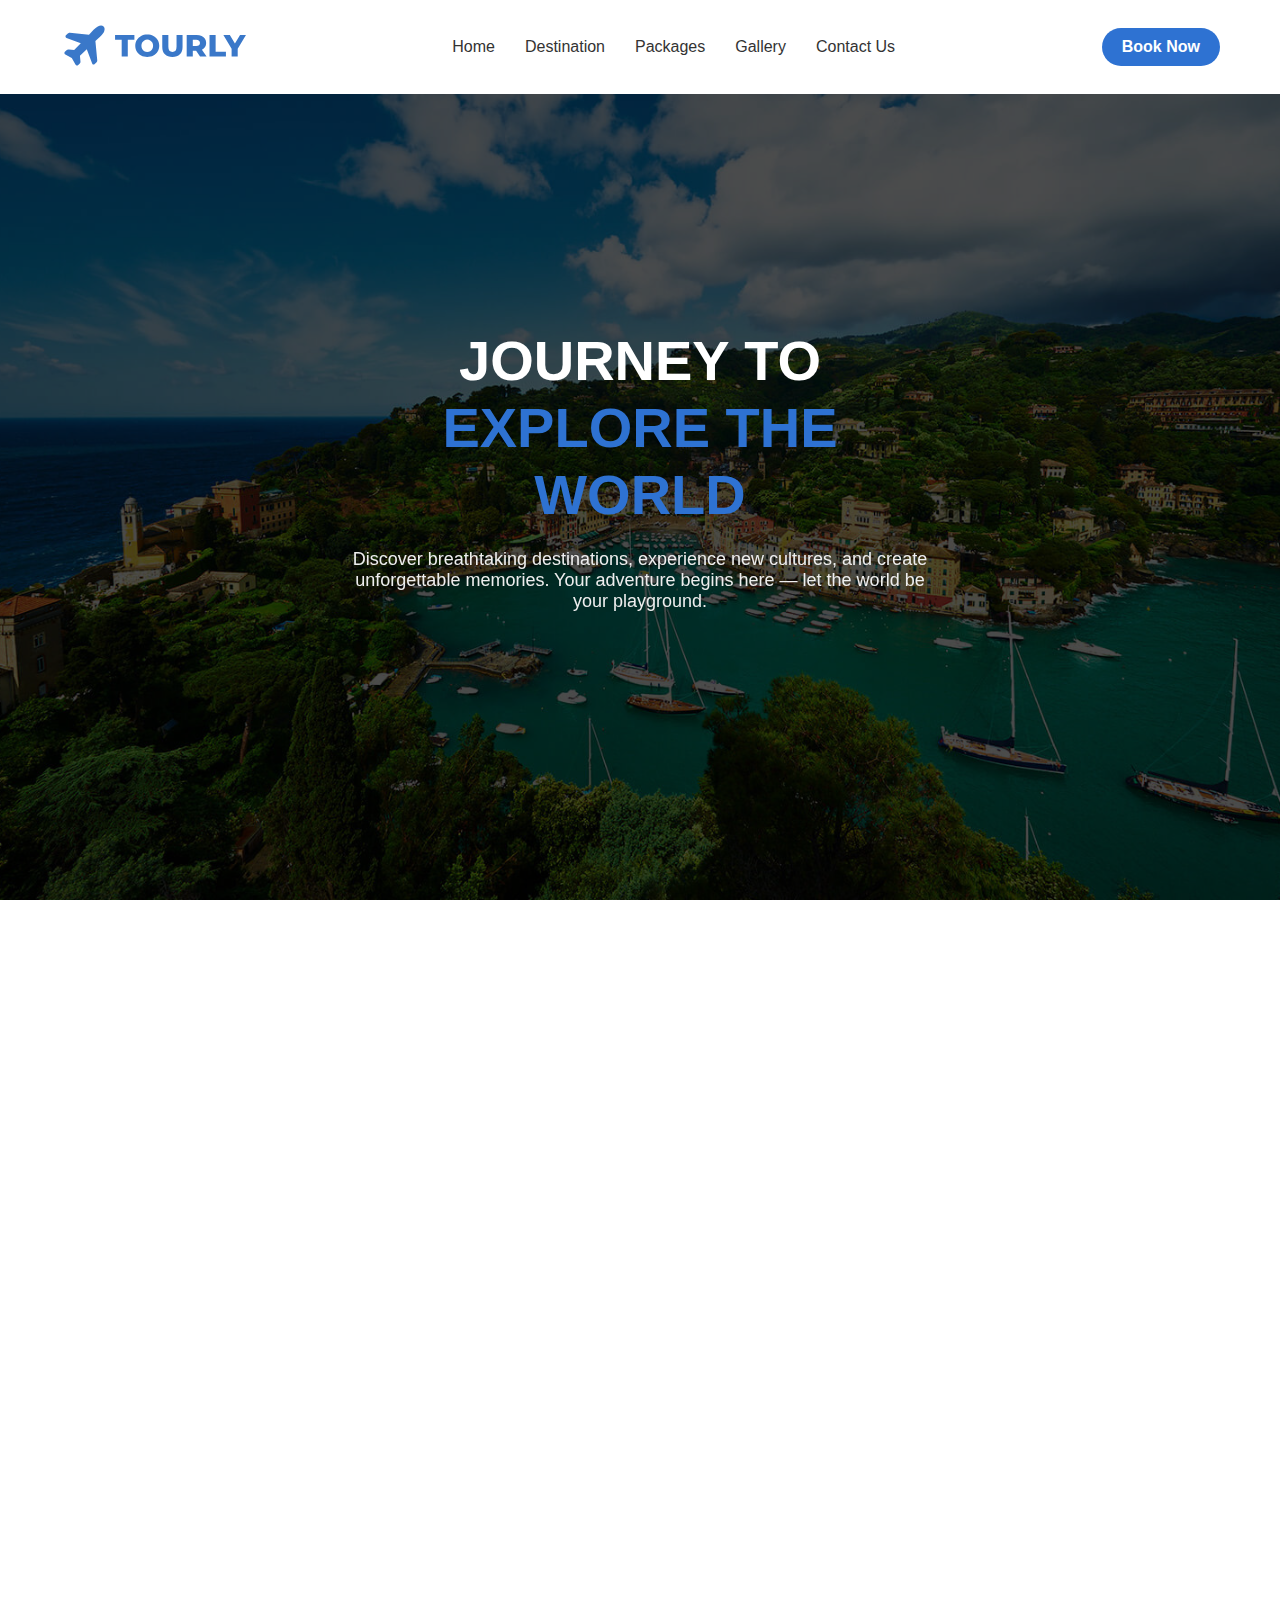
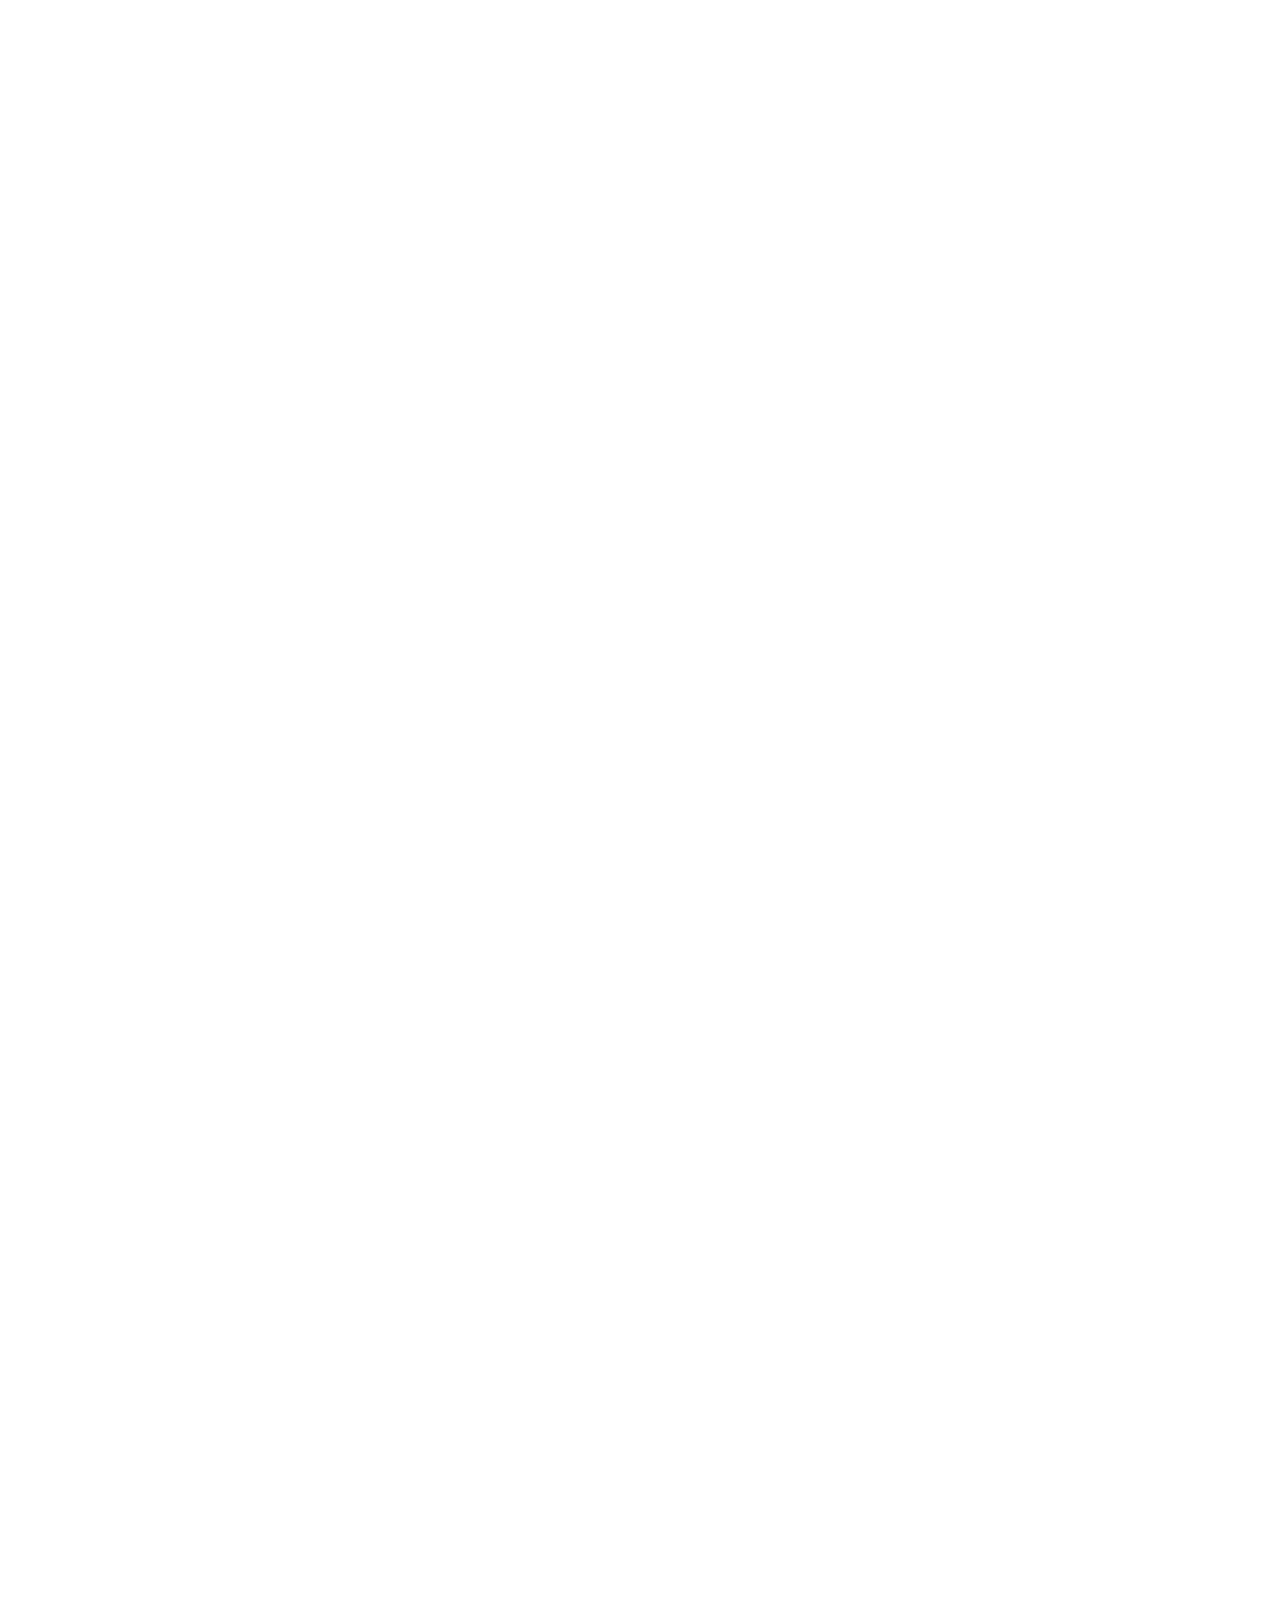
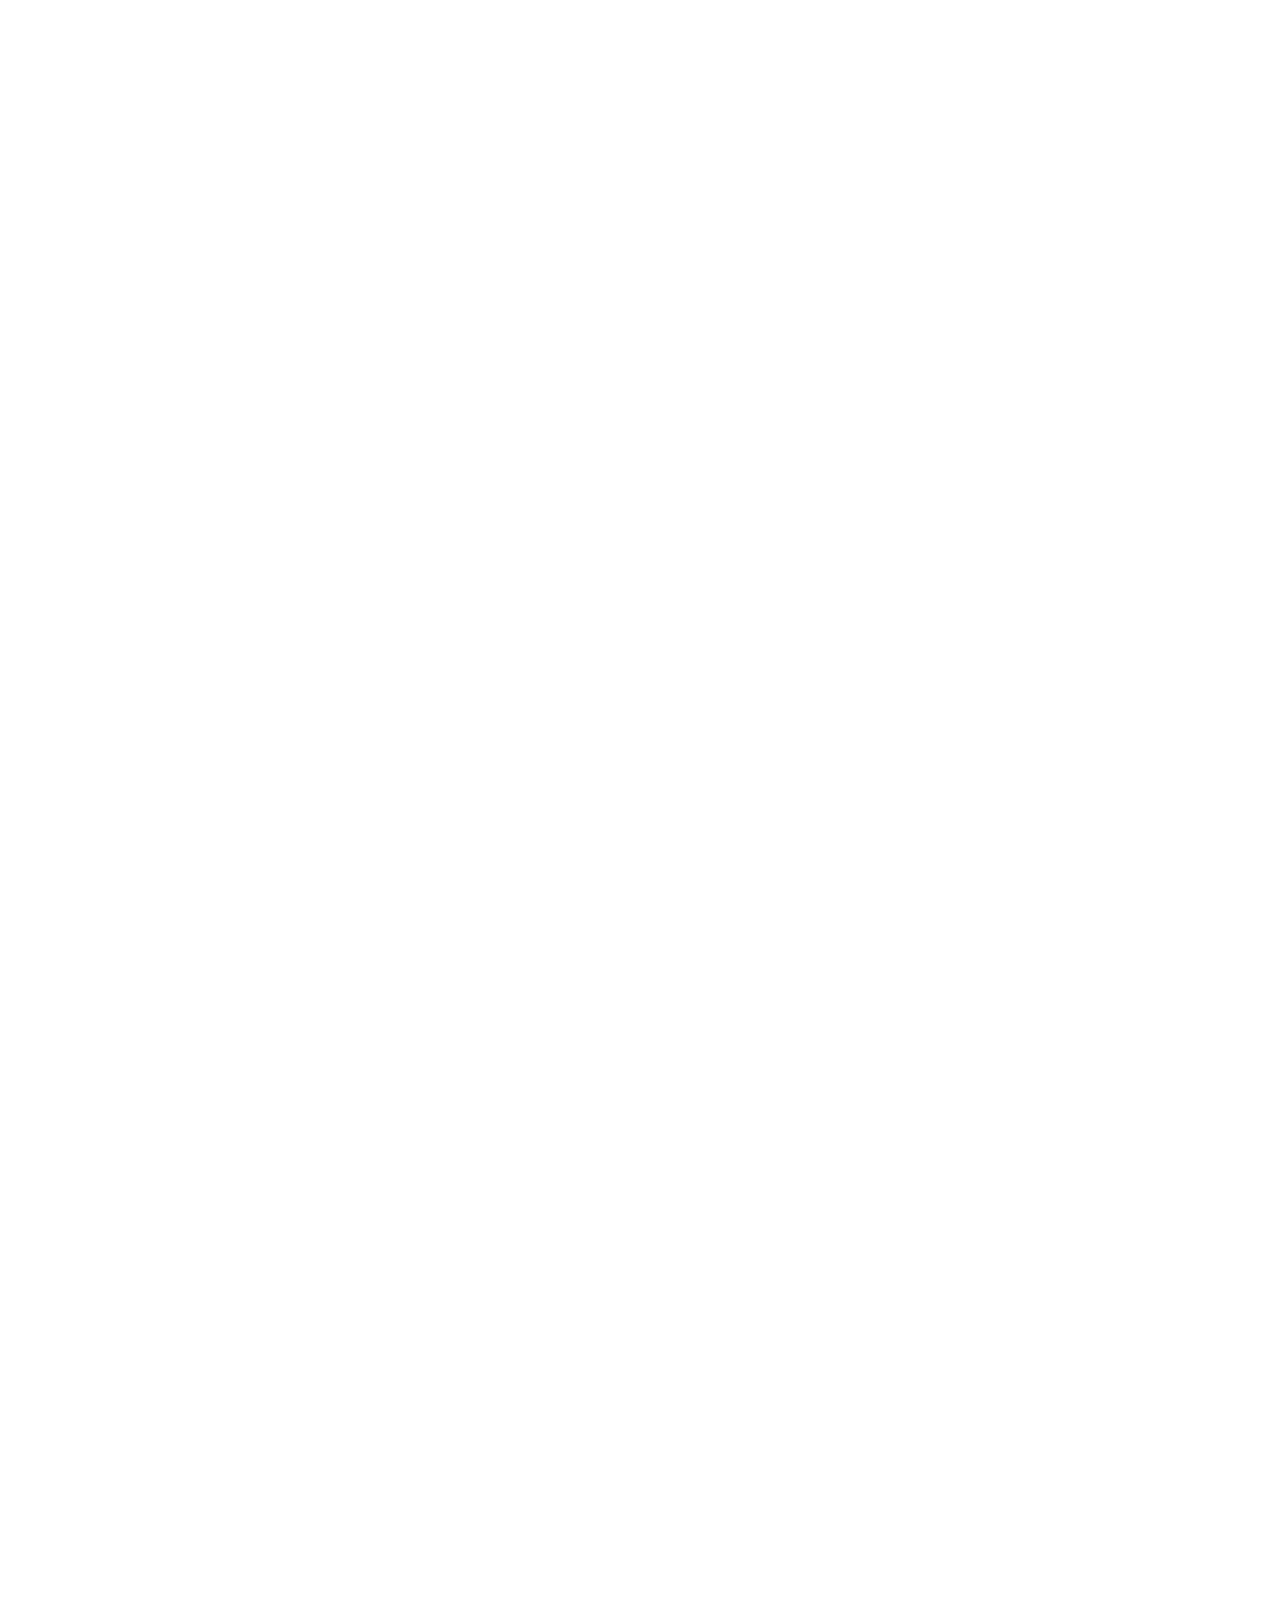
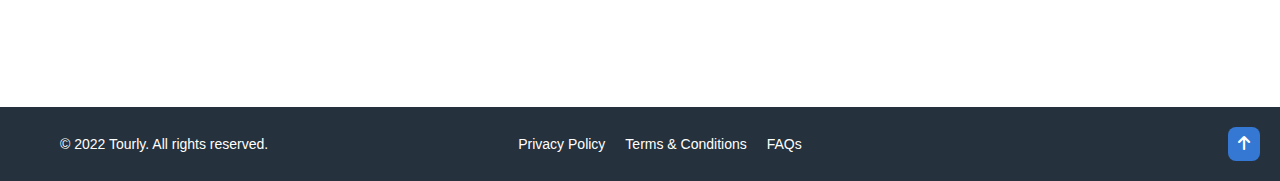
<file: index.html>
<!DOCTYPE html>
<html lang="en">

<head>
  <meta charset="UTF-8">
  <meta name="viewport" content="width=device-width, initial-scale=1.0">
  <title>TOURLY</title>
  <link rel="stylesheet" href="styles.css">
  <link rel="shortcut icon" href="./assets/images/logo-blue.svg" sizes="32x32" type="image/svg+xml">
  <link rel="stylesheet" href="https://cdnjs.cloudflare.com/ajax/libs/font-awesome/6.4.0/css/all.min.css">

  <link rel="stylesheet" href="https://unpkg.com/aos@2.3.4/dist/aos.css" />
  <script src="https://unpkg.com/aos@2.3.4/dist/aos.js"></script>



</head>

<body>

  <!-- header section starts here -->
  <header>
    <nav>
      <div class="logo">
        <img src="./assets/images/logo-blue.svg" alt="logo">
      </div>
      <ul>
        <li><a href="#">Home</a></li>

        <li><a href="#DESTINATION">Destination</a></li>
        <li><a href="#PACKAGES">Packages</a></li>
        <li><a href="#GALLERY">Gallery</a></li>
        <li><a href="#CONTACT">Contact Us</a></li>
      </ul>

      <a href="#DESTINATION" target="_blank" class="btn-nav">Book Now</a>

    </nav>

    <div class="hero-content">
      <h1 data-aos="fade-down">Journey To <br /><span>Explore The World</span></span></h1>
      <p data-aos="fade-up">
            Discover breathtaking destinations, experience new cultures, and create unforgettable memories. Your adventure begins here — let the world be your playground.

      </p>
      <div class="hero-buttons" data-aos="fade-up">
        <a href="././learnmore.html" target="_blank" class="btn btn-blue" data-aos="fade-right">Learn More</a>
        <!-- <a href="./booknow.html" target="_blank" class="btn btn-outline" data-aos="fade-left">Book Now</a> -->
      </div>
    </div>
  </header>

  <!-- header section ends here -->

  <!-- form section starts here-->

  <!-- <section class="search-section">
        <form>
          <div class="form-group">
            <label for="destination">Search Destination*</label>
            <input type="text" id="destination" placeholder="Enter Destination">
          </div>
      
          <div class="form-group">
            <label for="pax">Pax Number*</label>
            <input type="number" id="pax" placeholder="No. of People">
          </div>
      
          <div class="form-group">
            <label for="checkin">Checkin Date**</label>
            <input type="date" id="checkin">
          </div>
      
          <div class="form-group">
            <label for="checkout">Checkout Date*</label>
            <input type="date" id="checkout">
          </div>
      
          <div class="form-group">
            <button class="form-btn" id="form-btn" type="submit">INQUIRE NOW</button>
          </div>

         
        </form>
      </section> -->

  <!-- form section ends -->

  <!-- destination section starts here  -->

  <div class="popular-destinations-container" id="DESTINATION">

    <h2 class="section-title" data-aos="fade-down">POPULAR DESTINATION</h2>
    <p class="section-subtitle" data-aos="fade-up">Discover breathtaking places around the world—perfect for making
      memories, relaxing, and exploring something new..</p>

    <div class="destinations-grid">
      <div class="destination-card" data-aos="fade-right">
        <div class="destination-image-container">
          <img src="./assets/images/popular-1.jpg" alt="San Miguel" class="destination-image">
        </div>
        <div class="destination-info">
          <div class="destination-country">ITALY</div>
          <h3 class="destination-name">SAN MIGUEL</h3>
          <p class="destination-description">Explore the charming streets, ancient architecture, and rich Italian culture in the heart of San Miguel..</p>
          <div class="destination-rating">★★★★★</div>
          <div class="destination-price">$699/PERSON</div>
          <a href="./booknow.html?destination=San%20Miguel" target="_blank"><button class="book-now-button">Book
              Now</button></a>
        </div>
      </div>

      <div class="destination-card" data-aos="fade-down">
        <div class="destination-image-container">
          <img src="./assets/images/popular-2.jpg" alt="Burj Khalifa" class="destination-image">
        </div>
        <div class="destination-info">
          <div class="destination-country">DUBAI</div>
          <h3 class="destination-name">BURJ KHALIFA</h3>
          <p class="destination-description">destination-description">Stand atop the world’s tallest building and witness the breathtaking skyline of futuristic Dubai.</p>
          <div class="destination-rating">★★★★★</div>
          <div class="destination-price">$999/PERSON</div>
          <a href="./booknow.html?destination=Burj%20Khalifa" target="_blank"><button class="book-now-button">Book
              Now</button></a>
        </div>
      </div>

      <div class="destination-card" data-aos="fade-left">
        <div class="destination-image-container">
          <img src="./assets/images/popular-3.jpg" alt="Kyoto Temple" class="destination-image">
        </div>
        <div class="destination-info">
          <div class="destination-country">JAPAN</div>
          <h3 class="destination-name">KYOTO TEMPLE</h3>
          <p class="destination-description">Step into the serenity of Kyoto’s historic temples, where tradition and nature live in perfect harmony.</p>
          <div class="destination-rating">★★★★★</div>
          <div class="destination-price">$799/PERSON</div>
          <a href="./booknow.html?destination=Kyoto%20Temple" target="_blank"><button class="book-now-button">Book
              Now</button></a>
        </div>
      </div>

    </div>



    <a href="./more.html" target="_blank" data-aos="fade-up"><button class="more-destinations-button">MORE
        DESTINATION</button></a>
  </div>

  <!-- destination section ends here -->

  <!-- packages section starts here -->

  <section class="packages">
  <h2 class="title" id="PACKAGES" data-aos="fade-down">CHECKOUT OUR PACKAGES</h2>
  <p class="description" data-aos="fade-up">
    Discover exclusive travel packages tailored for unforgettable experiences — from tropical escapes to cultural adventures.
  </p>

  <div class="package-card" data-aos="fade-left">
    <img src="./assets/images/packege-1.jpg" alt="Beach Paradise">
    <div class="package-info">
      <h3>Relax in the Tropical Bliss of Langkawi</h3>
      <p>Escape to crystal-clear waters, golden beaches, and scenic sunsets on the beautiful island of Langkawi.</p>
      <div class="details">
        <span>📅 7D/6N</span>
        <span>👥 pax: 10</span>
        <span>📍 Malaysia</span>
      </div>
    </div>
    <div class="package-price">
      <span class="reviews">(25 reviews) ★★★★★</span>
      <div class="price">$750<br><small>/ per person</small></div>
      <a href="./booknow.html" target="_blank"><button class="book-now-button">Book Now</button></a>
    </div>
  </div>

  <div class="package-card" data-aos="fade-right">
    <img src="./assets/images/packege-2.jpg" alt="Adventure Trail">
    <div class="package-info">
      <h3>Thrilling Jungle Trek & Wildlife Experience</h3>
      <p>Get closer to nature with guided jungle treks, hidden waterfalls, and exotic wildlife exploration in Malaysia’s lush rainforests.</p>
      <div class="details">
        <span>📅 7D/6N</span>
        <span>👥 pax: 10</span>
        <span>📍 Malaysia</span>
      </div>
    </div>
    <div class="package-price">
      <span class="reviews">(25 reviews) ★★★★★</span>
      <div class="price">$750<br><small>/ per person</small></div>
      <a href="./booknow.html" target="_blank"><button class="book-now-button">Book Now</button></a>
    </div>
  </div>

  <div class="package-card" data-aos="fade-left">
    <img src="./assets/images/packege-3.jpg" alt="Cultural Tour">
    <div class="package-info">
      <h3>Explore Malaysia’s Rich Heritage & Cuisine</h3>
      <p>Wander through historic cities, savor authentic Malaysian dishes, and experience the vibrant local culture up close.</p>
      <div class="details">
        <span>📅 7D/6N</span>
        <span>👥 pax: 10</span>
        <span>📍 Malaysia</span>
      </div>
    </div>
    <div class="package-price">
      <span class="reviews">(25 reviews) ★★★★★</span>
      <div class="price">$750<br><small>/ per person</small></div>
      <a href="./booknow.html" target="_blank"><button class="book-now-button">Book Now</button></a>
    </div>
  </div>
</section>


  <!-- packages section ends here -->

  <!-- image gallery -->

 <section class="photo-gallery" id="GALLERY">
  <div class="section-header">
    <h2 class="title" data-aos="fade-down">PHOTO GALLERY</h2>
    <p class="description" data-aos="fade-up">
      Explore breathtaking moments from around the world — captured by travelers, adventurers, and storytellers on their unforgettable journeys.
    </p>
  </div>

  <div class="gallery-grid">
    <img src="./assets/images/gallery-1.jpg" alt="Traveler enjoying sunset on a tropical beach" class="gallery-item" data-aos="fade-right" data-aos-delay="100">
    <img src="./assets/images/gallery-2.jpg" alt="Scenic mountain hike with backpackers" class="gallery-item" data-aos="fade-down" data-aos-delay="300">
    <img src="./assets/images/gallery-3.jpg" alt="Local market adventure in Asia" class="gallery-item" data-aos="flip-up" data-aos-delay="500">
    <img src="./assets/images/gallery-4.jpg" alt="Couple exploring an ancient city" class="gallery-item" data-aos="fade-up" data-aos-delay="300">
    <img src="./assets/images/gallery-5.jpg" alt="Solo traveler admiring a waterfall" class="gallery-item" data-aos="fade-left" data-aos-delay="100">
  </div>
</section>


  <!-- image gallery ends here -->

 <section class="cta-section" id="CONTACT" data-aos="fade-right">
  <div class="cta-content">
    <div>
      <h5>Let’s Get Started</h5>
      <h2>READY FOR AN UNFORGETTABLE JOURNEY?<br> CHOOSE US TO MAKE IT HAPPEN!</h2>
      <p>From breathtaking destinations to seamless travel experiences, we’re here to turn your dream trip into reality. Let’s plan your next great adventure together.</p>
    </div>
    <a href="#" class="cta-button">Contact Us</a>
  </div>
</section>


 <footer class="footer" data-aos="fade-left">
  <div class="footer-content">
    <div class="footer-column">
      <h3><i class="fas fa-plane"></i> TOUR<b>LY</b></h3>
      <p>Your trusted partner for amazing travel experiences. From curated getaways to custom adventures — discover the world with Tourly.</p>
    </div>

    <div class="footer-column">
      <h4>Contact Us</h4>
      <p>We’d love to hear from you!</p>
      <p><i class="fas fa-phone"></i> +01 (123) 4567 90</p>
      <p><i class="fas fa-envelope"></i> contact@tourly.com</p>
      <p><i class="fas fa-map-marker-alt"></i> 3146 Koontz Street, California, USA</p>
    </div>

    <div class="footer-column">
      <p>Subscribe to our newsletter for travel tips, updates, and exclusive offers!</p>
      <input type="email" placeholder="Enter your email" class="footer-input">
      <button class="footer-button">Subscribe</button>
    </div>
  </div>
</footer>


  <!-- footer bottom -->
  <!-- Footer Bottom Section -->
  <div class="footer-bottom">
  <div class="footer-left">
    <p>© 2022 Tourly. All rights reserved.</p>
  </div>

  <div class="footer-center">
    <div class="footer-links">
      <a href="#">Privacy Policy</a>
      <a href="#">Terms & Conditions</a>
      <a href="#">FAQs</a>
    </div>
  </div>

  <div class="footer-right">
    <a href="#" class="scroll-top-btn">
      <i class="fas fa-arrow-up"></i>
    </a>
  </div>
</div>





  <script src="script.js"></script>
</body>

</html>
</file>
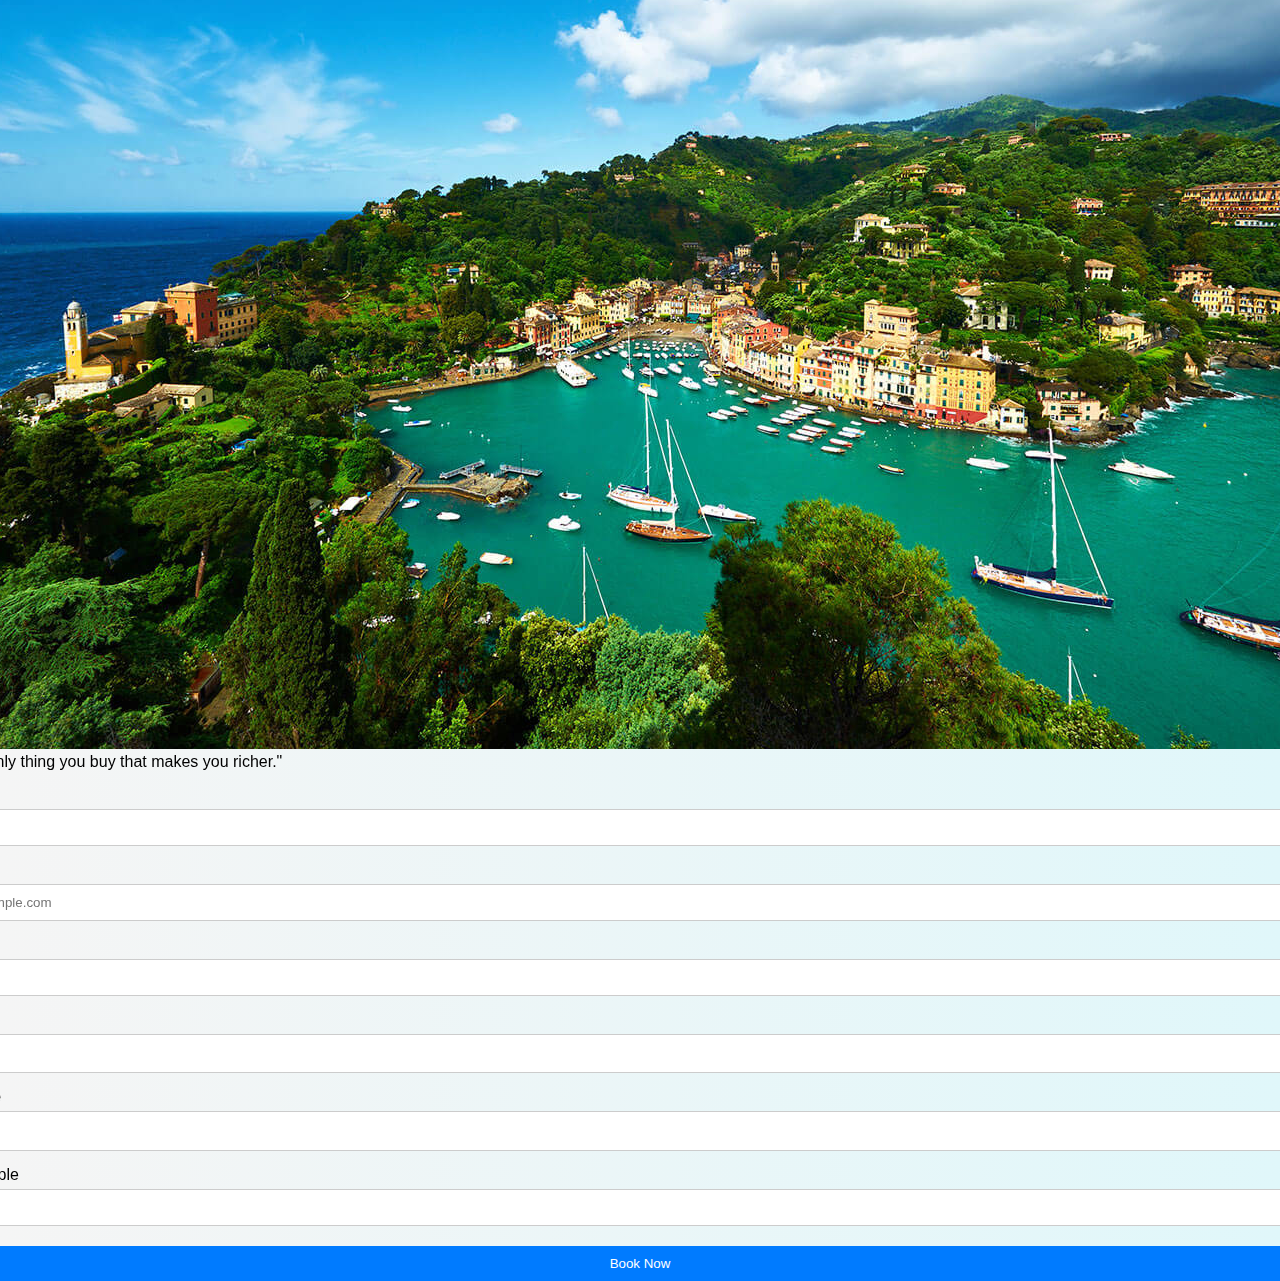
<file: booknow.html>
<!DOCTYPE html>
<html lang="en">
<head>
  <meta charset="UTF-8">
  <meta name="viewport" content="width=device-width, initial-scale=1">
  <title>Book Your Trip</title>
  <link rel="stylesheet" href="booknow.css">
</head>
<body>
  <div class="booking-page">
    
    <div class="booking-header">
      <h1>Plan Your Dream Trip</h1>
      <p>Book your next adventure with us! Fill the form below to get started.</p>
    </div>

    <div class="booking-content">
      <div class="booking-image">
        <img src="./assets/images/hero-banner.jpg" alt="Travel Image">
         <div class="booking-quote">"Travel is the only thing you buy that makes you richer."</div>
      </div>

      <div class="form-container">
        <form class="booking-form" action="http://localhost/tourly/test.php" method="POST">

          <label for="name">Full Name</label>
          <input type="text" id="name" name="name"  placeholder="Your Name....">

          <label for="email">Email</label>
          <input type="email" id="email" name="email"  placeholder="youremail@example.com">

          <label for="destination">Destination</label>
          <input type="text" id="destination" name="destination"  placeholder="e.g. Maldives">

          

          <label for="checkin">Check-in Date</label>
          <input type="date" id="checkin" name="checkin">

          <label for="checkout">Check-out Date</label>
          <input type="date" id="checkout" name="checkout" >

          <label for="people">Number of People</label>
          <input type="number" id="people" name="people"  value="1">

          <button type="submit">Book Now</button>
        </form>
      </div>
    </div>
  </div>

  
  <script src="./booknow.js"></script>
</body>
</html>
</file>
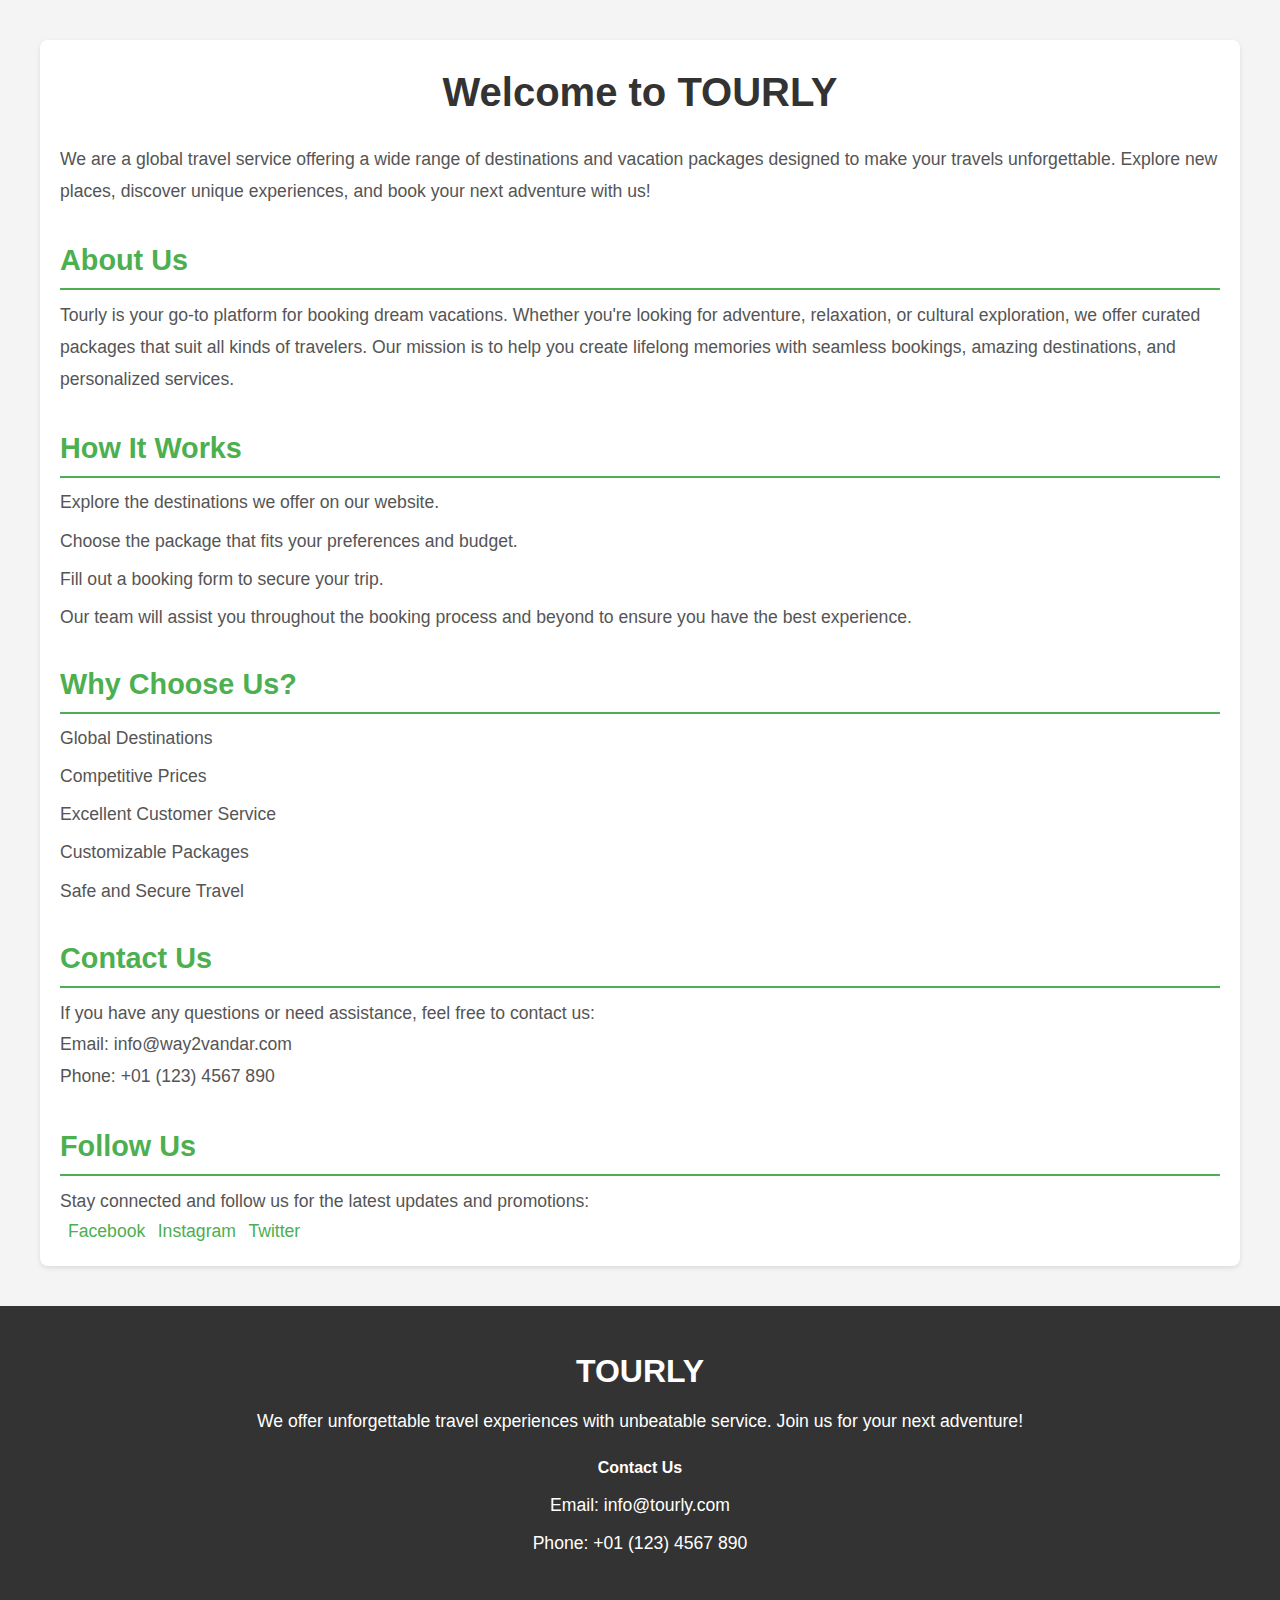
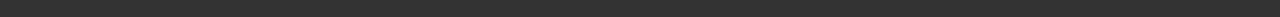
<file: learnmore.html>
<!DOCTYPE html>
<html lang="en">
<head>
    <meta charset="UTF-8">
    <meta name="viewport" content="width=device-width, initial-scale=1.0">
    <title>Learn More | WAY2VANDAR</title>
    <link rel="stylesheet" href="leranmore.css">
    
    
    
</head>
<body>

   

    <!-- Learn More Section -->
    <section class="learn-more-section">
        <h1>Welcome to TOURLY</h1>
        <p>We are a global travel service offering a wide range of destinations and vacation packages designed to make your travels unforgettable. Explore new places, discover unique experiences, and book your next adventure with us!</p>

        <!-- About Us Section -->
        <div class="about-us">
            <h2>About Us</h2>
            <p>Tourly is your go-to platform for booking dream vacations. Whether you're looking for adventure, relaxation, or cultural exploration, we offer curated packages that suit all kinds of travelers. Our mission is to help you create lifelong memories with seamless bookings, amazing destinations, and personalized services.</p>
        </div>

        <!-- How It Works Section -->
        <div class="how-it-works">
            <h2>How It Works</h2>
            <ul>
                <li>Explore the destinations we offer on our website.</li>
                <li>Choose the package that fits your preferences and budget.</li>
                <li>Fill out a booking form to secure your trip.</li>
                <li>Our team will assist you throughout the booking process and beyond to ensure you have the best experience.</li>
            </ul>
        </div>

        <!-- Benefits Section -->
        <div class="benefits">
            <h2>Why Choose Us?</h2>
            <ul>
                <li>Global Destinations</li>
                <li>Competitive Prices</li>
                <li>Excellent Customer Service</li>
                <li>Customizable Packages</li>
                <li>Safe and Secure Travel</li>
            </ul>
        </div>

        <!-- Contact Us Section -->
        <div class="contact-us">
            <h2>Contact Us</h2>
            <p>If you have any questions or need assistance, feel free to contact us:</p>
            <p>Email: info@way2vandar.com</p>
            <p>Phone: +01 (123) 4567 890</p>
        </div>

        <!-- Social Media Section -->
        <div class="social-media">
            <h2>Follow Us</h2>
            <p>Stay connected and follow us for the latest updates and promotions:</p>
            <a href="https://facebook.com" target="_blank"><i class="fab fa-facebook"></i> Facebook</a>
            <a href="https://instagram.com" target="_blank"><i class="fab fa-instagram"></i> Instagram</a>
            <a href="https://twitter.com" target="_blank"><i class="fab fa-twitter"></i> Twitter</a>
        </div>
    </section>

    <!-- Footer Section -->
    <footer class="footer">
        <div class="footer-content">
            <div class="footer-column">
                <h3><i class="fas fa-plane"></i> TOUR<b>LY</b></h3>
                <p>We offer unforgettable travel experiences with unbeatable service. Join us for your next adventure!</p>
            </div>
            <div class="footer-column">
                <h4>Contact Us</h4>
                <p>Email: info@tourly.com</p>
                <p>Phone: +01 (123) 4567 890</p>
            </div>
        </div>
    </footer>

</body>
</html>
</file>
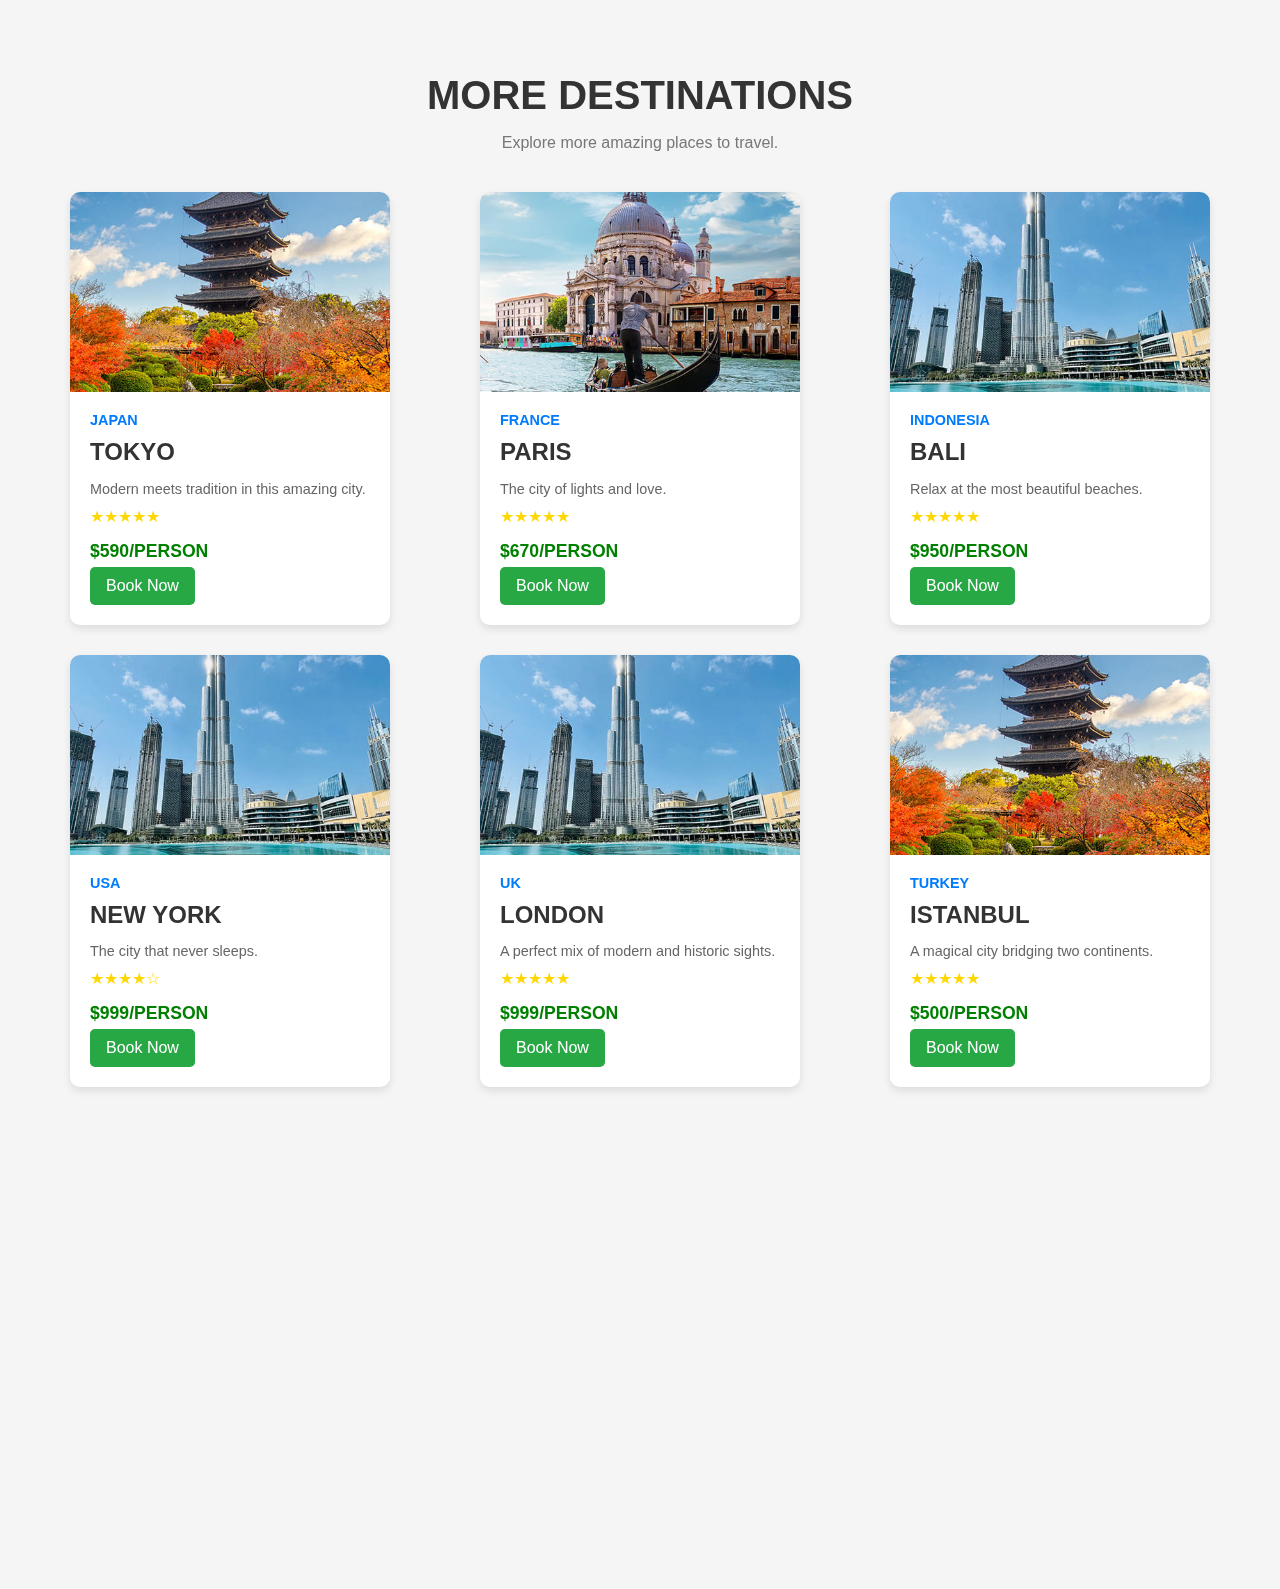
<file: more.html>
<!DOCTYPE html>
<html lang="en">
<head>
  <meta charset="UTF-8">
  <title>More Destinations</title>
  <link rel="stylesheet" href="more.css"> 
  <link rel="stylesheet" href="https://unpkg.com/aos@2.3.4/dist/aos.css" />
  <script src="https://unpkg.com/aos@2.3.4/dist/aos.js"></script>
</head>
<body>

  <div class="popular-destinations-container">
    <h2 class="section-title" data-aos="fade-down">MORE DESTINATIONS</h2>
    <p class="section-subtitle" data-aos="fade-up">Explore more amazing places to travel.</p>

    <div class="destinations-grid">

      <!-- Destination 1 -->
      <div class="destination-card" data-aos="fade-right">
        <div class="destination-image-container">
          <img src="./assets/images/popular-3.jpg" alt="Tokyo" class="destination-image">
        </div>
        <div class="destination-info">
          <div class="destination-country">JAPAN</div>
          <h3 class="destination-name">TOKYO</h3>
          <p class="destination-description">Modern meets tradition in this amazing city.</p>
          <div class="destination-rating">★★★★★</div>
          <div class="destination-price">$590/PERSON</div>
          <a href="./booknow.html?destination=Tokyo"><button class="book-now-button">Book Now</button></a>
        </div>
      </div>

      <!-- Destination 2 -->
      <div class="destination-card" data-aos="fade-up">
        <div class="destination-image-container">
          <img src="./assets/images/popular-1.jpg" alt="Paris" class="destination-image">
        </div>
        <div class="destination-info">
          <div class="destination-country">FRANCE</div>
          <h3 class="destination-name">PARIS</h3>
          <p class="destination-description">The city of lights and love.</p>
          <div class="destination-rating">★★★★★</div>
          <div class="destination-price">$670/PERSON</div>
          <a href="./booknow.html?destination=Paris"><button class="book-now-button">Book Now</button></a>
        </div>
      </div>

      <!-- Destination 3 -->
      <div class="destination-card" data-aos="fade-down">
        <div class="destination-image-container">
          <img src="./assets/images/popular-2.jpg" alt="Bali" class="destination-image">
        </div>
        <div class="destination-info">
          <div class="destination-country">INDONESIA</div>
          <h3 class="destination-name">BALI</h3>
          <p class="destination-description">Relax at the most beautiful beaches.</p>
          <div class="destination-rating">★★★★★</div>
          <div class="destination-price">$950/PERSON</div>
          <a href="./booknow.html?destination=Bali"><button class="book-now-button">Book Now</button></a>
        </div>
      </div>

      <!-- Destination 4 -->
      <div class="destination-card" data-aos="fade-left">
        <div class="destination-image-container">
          <img src="./assets/images/popular-2.jpg" alt="New York" class="destination-image">
        </div>
        <div class="destination-info">
          <div class="destination-country">USA</div>
          <h3 class="destination-name">NEW YORK</h3>
          <p class="destination-description">The city that never sleeps.</p>
          <div class="destination-rating">★★★★☆</div>
          <div class="destination-price">$999/PERSON</div>
          <a href="./booknow.html?destination=New%20York"><button class="book-now-button">Book Now</button></a>
        </div>
      </div>

      <!-- Destination 5 -->
      <div class="destination-card" data-aos="fade-up">
        <div class="destination-image-container">
          <img src="./assets/images/popular-2.jpg" alt="London" class="destination-image">
        </div>
        <div class="destination-info">
          <div class="destination-country">UK</div>
          <h3 class="destination-name">LONDON</h3>
          <p class="destination-description">A perfect mix of modern and historic sights.</p>
          <div class="destination-rating">★★★★★</div>
          <div class="destination-price">$999/PERSON</div>
          <a href="./booknow.html?destination=London"><button class="book-now-button">Book Now</button></a>
        </div>
      </div>

      <!-- Destination 6 -->
      <div class="destination-card" data-aos="fade-up">
        <div class="destination-image-container">
          <img src="./assets/images/popular-3.jpg" alt="Istanbul" class="destination-image">
        </div>
        <div class="destination-info">
          <div class="destination-country">TURKEY</div>
          <h3 class="destination-name">ISTANBUL</h3>
          <p class="destination-description">A magical city bridging two continents.</p>
          <div class="destination-rating">★★★★★</div>
          <div class="destination-price">$500/PERSON</div>
          <a href="./booknow.html?destination=Istanbul"><button class="book-now-button">Book Now</button></a>
        </div>
      </div>

      <!-- Destination 7 -->
      <div class="destination-card" data-aos="fade-down">
        <div class="destination-image-container">
          <img src="./assets/images/popular-2.jpg" alt="Maldives" class="destination-image">
        </div>
        <div class="destination-info">
          <div class="destination-country">MALDIVES</div>
          <h3 class="destination-name">MALDIVES</h3>
          <p class="destination-description">Luxury and serenity on ocean waves.</p>
          <div class="destination-rating">★★★★★</div>
          <div class="destination-price">$799/PERSON</div>
          <a href="./booknow.html?destination=Maldives"><button class="book-now-button">Book Now</button></a>
        </div>
      </div>

      <!-- Destination 8 -->
      <div class="destination-card" data-aos="fade-left">
        <div class="destination-image-container" >
          <img src="./assets/images/popular-1.jpg" alt="Sydney" class="destination-image">
        </div>
        <div class="destination-info">
          <div class="destination-country">AUSTRALIA</div>
          <h3 class="destination-name">SYDNEY</h3>
          <p class="destination-description">Visit the iconic Opera House and beaches.</p>
          <div class="destination-rating">★★★★☆</div>
          <div class="destination-price">$860/PERSON</div>
          <a href="./booknow.html?destination=Sydney"><button class="book-now-button">Book Now</button></a>
        </div>
      </div>

    </div>
  </div>

  <script>
    AOS.init({
      duration: 1400,
      once: false,
      mirror: true
    });
  </script>
  <script src="./booknow.js"></script>

</body>
</html>
</file>
<file: styles.css>
* {
    margin: 0;
    padding: 0;
    box-sizing: border-box;
    font-family: 'Segoe UI', sans-serif;
  }
  
  /* Default (Light mode) styles */
body {
  background-color: #ffffff;
  
  color: #000000;
  overflow: hidden;
}


  

  html {
    scroll-behavior: smooth;
    overflow-x: hidden;
  }
  /* Header Section */
  header {
    position: relative;
    height: 100vh; 
    overflow: hidden;
  }
  
  header::before {
    content: "";
    position: absolute;
    inset: 0;
    background: url('./assets/images/hero-banner.jpg') no-repeat center center/cover;
    filter:  brightness(0.3); 
    z-index: -1;
  }
  
  /* Navigation Bar */
  nav {
    display: flex;
    justify-content: space-between;
    align-items: center;
    padding: 20px 60px;
    background-color: white;
    position: relative;
    z-index: 6;
    position: fixed;
    width: 100%;
    top: 0;
  }
  
  .logo img {
    height: 50px;
  }
  
  nav ul {
    list-style: none;
    display: flex;
    gap: 30px;
  }
  
  nav ul li a {
    text-decoration: none;
    color: #333;
    font-weight: 500;
    transition: color 0.3s ease;
  }
  
  nav ul li a:hover {
    color: #2e72d2;
  }
  
  .btn-nav {
    background-color: #2e72d2;
    color: white;
    padding: 10px 20px;
    border-radius: 30px;
    text-decoration: none;
    font-weight: bold;
    transition: background-color 0.3s ease;
  }
  
  .btn-nav:hover {
    background-color: #1955aa;
  }
  
  /* Hero Content */
  .hero-content {
    position: absolute;
    top: 55%;
    left: 50%;
    transform: translate(-50%, -50%);
    max-width: 900px;
    padding: 20px;
    color: white;
    text-align: center;
    z-index: 1;
  }
  
  .hero-content h1 {
    font-size: 56px;
    font-weight: 900;
    text-transform: uppercase;
    line-height: 1.2;
  }
  
  .hero-content span {
    display: block;
    color: #2e72d2;
  }
  
  .hero-content p {
    margin-top: 20px;
    font-size: 18px;
    color: #eee;
  }
  
  /* Buttons */
  .btn {
    text-decoration: none;
    padding: 12px 28px;
    border-radius: 30px;
    font-weight: 600;
    display: inline-block;
    transition: all 0.3s ease;
    margin-top: 10px;
  }
  
  .btn-blue {
    background-color: #2e72d2;
    color: white;
  }
  
  .btn-blue:hover {
    background-color: #1955aa;
  }
  
  .btn-outline {
    border: 2px solid white;
    color: white;
  }
  
  .btn-outline:hover {
    background-color: white;
    color: #2e72d2;
  }


  /* form section */

  /* Search Section Styling */
/* .search-section {
    background-color: #2e72d2;
    padding: 40px 20px;
    display: flex;
    justify-content: center;
  }
  
  .search-section form {
    display: flex;
    flex-wrap: wrap;
    justify-content: center;
    align-items: flex-end;
    gap: 20px;
    max-width: 1200px;
    width: 100%;
  }
  
  .form-group {
    display: flex;
    flex-direction: column;
    min-width: 220px;
  }
  
  label {
    color: white;
    font-weight: 500;
    margin-bottom: 8px;
    font-size: 15px;
  }
  
  input {
    padding: 12px 20px;
    border-radius: 30px;
    border: none;
    font-size: 16px;
    outline: none;
    transition: box-shadow 0.3s ease;
  }
  
  input:focus {
    box-shadow: 0 0 0 3px rgba(255, 255, 255, 0.3);
  }
  
  button {
    padding: 12px 28px;
    border-radius: 30px;
    border: 2px solid white;
    background-color: transparent;
    color: white;
    font-weight: bold;
    cursor: pointer;
    transition: all 0.3s ease;
  }
  
  .form-btn:hover {
    background-color: white;
    color: #2e72d2;
  } */
  
/* popular destinations */
.popular-destinations-container {
    /* background-color: #fff; */
    padding: 60px 40px;
    border-radius: 10px;
    /* box-shadow: 0 4px 20px rgba(0, 0, 0, 0.08); */
    text-align: center;
    max-width: 1200px;
    margin: auto;
  }
  
  .section-title {
    color: #222;
    font-size: 2.5em;
    margin-bottom: 10px;
    font-weight: 700;
  }
  
  .section-subtitle {
    color: #555;
    font-size: 1em;
    margin-bottom: 40px;
    max-width: 700px;
    margin-left: auto;
    margin-right: auto;
  }
  
  .destinations-grid {
    display: grid;
    grid-template-columns: repeat(auto-fit, minmax(280px, 1fr));
    gap: 25px;
    margin-bottom: 40px;
  }
  
  .destination-card {
    background-color: #e9f7f5;
    border-radius: 12px;
    overflow: hidden;
    box-shadow: 0 2px 10px rgba(0, 0, 0, 0.05);
    transition: transform 0.3s ease;
  }
  
  .destination-card:hover {
    transform: translateY(-5px);
  }
  
  .destination-image-container {
    overflow: hidden;
    border-bottom: 1px solid #ddd;
  }
  
  .destination-image {
    width: 100%;
    aspect-ratio: 16 / 9;
    object-fit: cover;
    transition: transform 0.4s ease;
  }
  
  .destination-card:hover .destination-image {
    transform: scale(1.05);
  }
  
  .destination-info {
    padding: 20px;
    text-align: left;
  }
  
  .destination-country {
    color: #888;
    font-size: 0.85em;
    text-transform: uppercase;
    margin-bottom: 5px;
  }
  
  .destination-name {
    color: #222;
    font-size: 1.3em;
    font-weight: 600;
    margin-bottom: 10px;
  }
  
  .destination-description {
    color: #555;
    font-size: 0.95em;
    line-height: 1.5;
    margin-bottom: 15px;
  }
  
  .destination-rating {
    color: #ffc107;
    font-size: 1.1em;
    margin-bottom: 15px;
  }
  
  /* Book Now Button */
  .book-now-button {
    background-color: #28a745;
    color: white;
    border: none;
    padding: 10px 18px;
    border-radius: 6px;
    font-size: 0.95em;
    cursor: pointer;
    transition: background-color 0.3s ease;
  }
  
  .book-now-button:hover {
    background-color: #218838;
  }
  
  /* More Destinations Button */
  .more-destinations-button {
    background-color: #2e72d2;
    color: white;
    padding: 15px 25px;
    border-radius: 30px;
    text-decoration: none;
    font-weight: bold;
    transition: background-color 0.3s ease;

  }
  
  .more-destinations-button:hover {
    background-color: #1955aa;
    cursor: pointer;
  }


  /* packages */

  .packages{
    max-width: 1200px;
    margin: auto;
    text-align: center;
  }

  .title {
    font-size: 36px;
    font-weight: 800;
    margin-bottom: 10px;
  }

  .description {
    color: #555;
    margin-bottom: 40px;
    max-width: 600px;
    margin-left: auto;
    margin-right: auto;
  }
  

  .package-card {
    display: flex;
    background: #fff;
    border-radius: 12px;
    overflow: hidden;
    box-shadow: 0 8px 20px rgba(0, 0, 0, 0.1);
    margin-bottom: 30px;
    align-items: center;
    justify-content: space-between;
    gap: 20px;
    padding: 20px;
  }

  .package-card img {
    width: 480px;
    height: auto;
    border-radius: 10px;
    object-fit: cover;
  }

  .package-info {
    flex: 1;
    text-align: left;
    
  }

  .details {
    margin-top: 15px;
    font-size: 14px;
    color: #555;
    
  }

  .details span {
    background: #f0f0f0;
    padding: 6px 12px;
    border-radius: 30px;
    margin-right: 8px;
    display: inline-block;
  }

  .package-price {
    background: #4a7fcf;
    color: white;
    padding: 30px 20px;
    border-radius: 10px;
    min-width: 180px;
    width: 300px;
    height: 400px;
    text-align: center;
  
    display: flex;
    justify-content: center;
    align-items: center;
    flex-direction: column;

  }

  .package-price .reviews {
    display: block;
    margin-bottom: 10px;
    font-size: 14px;
  }
  
  .package-price .price {
    font-size: 35px;
    font-weight: bold;
    margin-bottom: 10px;
  }
  
  .package-price small {
    font-size: 13px;
  }
  
  .destination-price {
  font-size: 1.1rem;
  color: green;
  font-weight: bold;
  margin: 5px 0;
}



  .book-btn {
    background: white;
    color: #4a7fcf;
    border: 2px solid white;
    padding: 10px 18px;
    border-radius: 25px;
    cursor: pointer;
    font-weight: bold;
    transition: 0.3s ease;
  }
  
  .book-btn:hover {
    background-color: #ffffffcc;
  }

  .package-card a button{
    background: white;
    color: #4a7fcf;
    border: 2px solid white;
    padding: 10px 18px;
    border-radius: 25px;
    cursor: pointer;
    font-weight: bold;
    transition: 0.3s ease;
  }

  .package-card a button:hover{
    background-color: #ffffffcc
  }

  /* photog gallery */

  .photo-gallery {
    padding: 60px 20px;
    max-width: 1200px;
    margin: 0 auto;
    text-align: center;
  }

  .section-header .title {
    font-size: 40px;
    font-weight: 800;
    margin-bottom: 10px;
    color: #222;
  }

  .section-header .description {
    color: #555;
    max-width: 700px;
    margin: 0 auto 40px;
    line-height: 1.6;
  }

  .gallery-grid {
    display: grid;
    grid-template-columns: repeat(auto-fit, minmax(280px, 1fr));
    gap: 20px;
  }

  .gallery-item {
    width: 100%;
    border-radius: 20px;
    object-fit: cover;
    height: 100%;
    display: block;
    box-shadow: 0 5px 15px rgba(0, 0, 0, 0.1);
  }

  .gallery-item:nth-child(3) { grid-area: 1 / 2 / 3 / 3; }

  /* footer section */

  .cta-section {
    background-color: #3478d4;
    padding: 100px 40px;
    color: white;
  }

  .cta-content {
    max-width: 1200px;
    margin: auto;
    display: flex;
    justify-content: space-between;
    align-items: center;
    flex-wrap: wrap;
  }

  .cta-content h5 {
    text-transform: uppercase;
    font-weight: 500;
    margin-bottom: 10px;
    font-size: 20px;
  }

  .cta-content h2 {
    font-size: 45px;
    font-weight: 700;
    margin-bottom: 15px;
  }
  
  .cta-content p {
    max-width: 600px;
    line-height: 1.6;
    font-size: 20px;
  }

  .cta-button {
    padding: 15px 30px;
    border: 2px solid white;
    color: white;
    background: transparent;
    border-radius: 30px;
    text-decoration: none;
    font-weight: bold;
    transition: 0.3s;
  }
  
  .cta-button:hover {
    background-color: white;
    color: #3478d4;
  }


  /* Footer */

  .footer {
    background-color: #1f2b38;
    color: white;
    padding: 60px 20px;
  }
  
  .footer-content {
    max-width: 1200px;
    margin: auto;
    display: flex;
    flex-wrap: wrap;
    gap: 40px;
    justify-content: space-between;
  }
  
  .footer-column {
    flex: 1;
    min-width: 250px;
  }
  
  .footer-column h3 {
    font-size: 24px;
    margin-bottom: 15px;
  }
  
  .footer-column h4 {
    font-size: 18px;
    margin-bottom: 10px;
    border-bottom: 2px solid #3478d4;
    display: inline-block;
  }
  
  .footer-column p {
    line-height: 1.6;
    margin-bottom: 10px;
  }
  
  .footer-input {
    width: 100%;
    padding: 12px;
    border: none;
    border-radius: 25px;
    margin-bottom: 10px;
  }
  
  .footer-button {
    width: 100%;
    padding: 12px;
    border: 2px solid white;
    background: transparent;
    color: white;
    border-radius: 25px;
    font-weight: bold;
    cursor: pointer;
    transition: 0.3s;
  }
  
  .footer-button:hover {
    background: white;
    color: #1f2b38;
  }

  /* footer bottom */

  .footer-bottom {
    background-color: #25313d;
   
    color: white;
    padding: 20px;
    display: flex;
    justify-content: space-between;
    align-items: center;
    flex-wrap: wrap;
    font-size: 14px;
  }
  
  .footer-left, .footer-center, .footer-right {
    flex: 1;
    display: flex;
    align-items: center;
  }
  
  .footer-left {
    justify-content: flex-start;
    margin-left: 40px;
  }
  
  .footer-center {
    justify-content: center;
  }
  
  .footer-right {
    justify-content: flex-end;
  }
  
  .footer-bottom p {
    margin: 0;
  }
  
  .footer-links {
    display: flex;
    gap: 20px;
  }
  
  .footer-links a {
    color: white;
    text-decoration: none;
    font-weight: 500;
    transition: color 0.3s;
  }
  
  .footer-links a:hover {
    color: #3478d4;
  }
  
  .scroll-top-btn {
    background-color: #3478d4;
    color: white;
    padding: 8px 10px;
    border-radius: 8px;
    text-decoration: none;
    font-size: 16px;
    transition: background 0.3s;
  }
  
  .scroll-top-btn:hover {
    background-color: #245da0;
  }

  /* Responsive for tablets */
@media (max-width: 900px) {
  .footer-content, .cta-content, .packages, .popular-destinations-container {
    flex-direction: column;
    gap: 20px;
    align-items: stretch;
  }
  .package-card {
    flex-direction: column;
    align-items: stretch;
  }
  .package-card img {
    width: 100%;
    max-width: 100%;
    height: auto;
  }
  .package-price {
    width: 100%;
    height: auto;
    min-width: unset;
  }
}

/* Responsive for mobile */
@media (max-width: 600px) {
  nav {
    flex-direction: column;
    padding: 10px 10px;
  }
  .hero-content h1 {
    font-size: 2em;
  }
  .section-title {
    font-size: 1.5em;
  }
  .footer-content, .cta-content {
    flex-direction: column;
    gap: 20px;
    align-items: stretch;
  }
  .footer-bottom {
    flex-direction: column;
    gap: 10px;
    font-size: 12px;
  }
  .footer-left, .footer-center, .footer-right {
    margin: 0;
    justify-content: center;
  }
  .popular-destinations-container, .photo-gallery, .packages {
    padding: 20px 5px;
  }
}
</file>
<file: booknow.css>
body {
    font-family: Arial, sans-serif;
    background: linear-gradient(to right, #f5f5f5, #e0f7fa);
    display: flex;
    justify-content: center;
    align-items: center;
    height: 100vh;
  }
  
  .booking-container {
    background: white;
    padding: 30px;
    border-radius: 10px;
    box-shadow: 0 5px 15px rgba(0,0,0,0.1);
    width: 350px;
  }
  
  .booking-container h1 {
    margin-bottom: 20px;
    text-align: center;
  }
  
  label {
    display: block;
    margin-top: 15px;
  }
  
  input, select, button {
    width: 100%;
    padding: 10px;
    margin-top: 5px;
    border: 1px solid #ccc;
    border-radius: 5px;
  }
  
  button {
    background-color: #007bff;
    color: white;
    margin-top: 20px;
    border: none;
    cursor: pointer;
    transition: 0.3s;
  }
  
  button:hover {
    background-color: #0056b3;
  }
</file>
<file: leranmore.css>
/* General Styles */
* {
    margin: 0;
    padding: 0;
    box-sizing: border-box;
}

body {
    font-family: Arial, sans-serif;
    line-height: 1.6;
    background-color: #f4f4f4;
    color: #333;
    margin-top: 40px;
}

a {
    text-decoration: none;
    color: inherit;
}

/* Header Styles */
header {
    background-color: #4CAF50;
    padding: 10px 0;
    text-align: center;
}

header nav a {
    color: #fff;
    padding: 0 15px;
    font-size: 16px;
}

header nav a:hover {
    background-color: #333;
    padding: 0 15px;
}

/* Learn More Section */
.learn-more-section {
    max-width: 1200px;
    margin: 40px auto;
    padding: 20px;
    background-color: #fff;
    box-shadow: 0 2px 5px rgba(0, 0, 0, 0.1);
    border-radius: 8px;
}

.learn-more-section h1 {
    text-align: center;
    font-size: 2.5rem;
    margin-bottom: 20px;
    color: #333;
}

.learn-more-section p {
    font-size: 1.1rem;
    line-height: 1.8;
    color: #555;
}

/* Section Styling */
h2 {
    font-size: 1.8rem;
    margin-bottom: 10px;
    color: #4CAF50;
    border-bottom: 2px solid #4CAF50;
    padding-bottom: 5px;
    margin-top: 30px;
}

ul {
    list-style: none;
    margin: 10px 0;
}

ul li {
    margin: 10px 0;
    font-size: 1.1rem;
    color: #555;
}

/* Contact & Social Media */
.contact-us p, .social-media p {
    font-size: 1.1rem;
    color: #555;
}

.contact-us a, .social-media a {
    color: #4CAF50;
    font-size: 1.1rem;
    text-decoration: none;
}

.contact-us a:hover, .social-media a:hover {
    color: #333;
    text-decoration: underline;
}

.social-media i {
    margin-right: 8px;
}

/* Footer Styles */
.footer {
    background-color: #333;
    color: #fff;
    padding: 40px 0;
    text-align: center;
}

.footer-column {
    margin-bottom: 20px;
}

.footer h3 {
    font-size: 2rem;
}

.footer p {
    font-size: 1.1rem;
    margin-top: 10px;
}

.footer-column a {
    color: #fff;
    font-size: 1.1rem;
    text-decoration: none;
    display: block;
    margin: 5px 0;
}

.footer-column a:hover {
    color: #4CAF50;
}

/* Media Queries for Responsiveness */
@media screen and (max-width: 768px) {
    .learn-more-section {
        margin: 20px;
        padding: 15px;
    }

    header nav a {
        font-size: 14px;
        padding: 0 10px;
    }
    
    .footer {
        padding: 20px;
    }
}
</file>
<file: more.css>
body {
    font-family: sans-serif;
    margin: 0;
    padding: 0;
    background-color: #f5f5f5;
  }

  .popular-destinations-container {
    padding: 40px;
    text-align: center;
  }

  .section-title {
    font-size: 2.5em;
    margin-bottom: 10px;
    color: #333;
  }

  .section-subtitle {
    font-size: 1em;
    color: #777;
    margin-bottom: 40px;
  }

  .destinations-grid {
    display: grid;
    grid-template-columns: repeat(auto-fit, minmax(280px, 1fr));
    gap: 30px;
    justify-items: center;
  }

  .destination-card {
    background-color: #fff;
    border-radius: 10px;
    box-shadow: 0 4px 8px rgba(0,0,0,0.1);
    overflow: hidden;
    width: 100%;
    max-width: 320px;
    transition: transform 0.3s ease;
  }

  .destination-card:hover {
    transform: scale(1.03);
  }

  .destination-image-container {
    width: 100%;
    height: 200px;
    overflow: hidden;
  }

  .destination-image {
    width: 100%;
    height: 100%;
    object-fit: cover;
  }

  .destination-info {
    padding: 20px;
    text-align: left;
  }

  .destination-country {
    font-size: 0.9em;
    color: #007BFF;
    font-weight: bold;
  }

  .destination-name {
    margin: 10px 0;
    font-size: 1.5em;
    color: #333;
  }

  .destination-description {
    color: #666;
    font-size: 0.9em;
    margin-bottom: 10px;
  }

  .destination-rating {
    color: #FFD700;
    margin-bottom: 15px;
  }

  .book-now-button {
    background-color:#28a745;
    color: white;
    padding: 10px 16px;
    border: none;
    border-radius: 5px;
    cursor: pointer;
    font-size: 1em;
  }

  .book-now-button:hover {
    background-color: #218838;
  }


  .destination-price {
  font-size: 1.1rem;
  color: green;
  font-weight: bold;
  margin: 5px 0;
}
</file>
